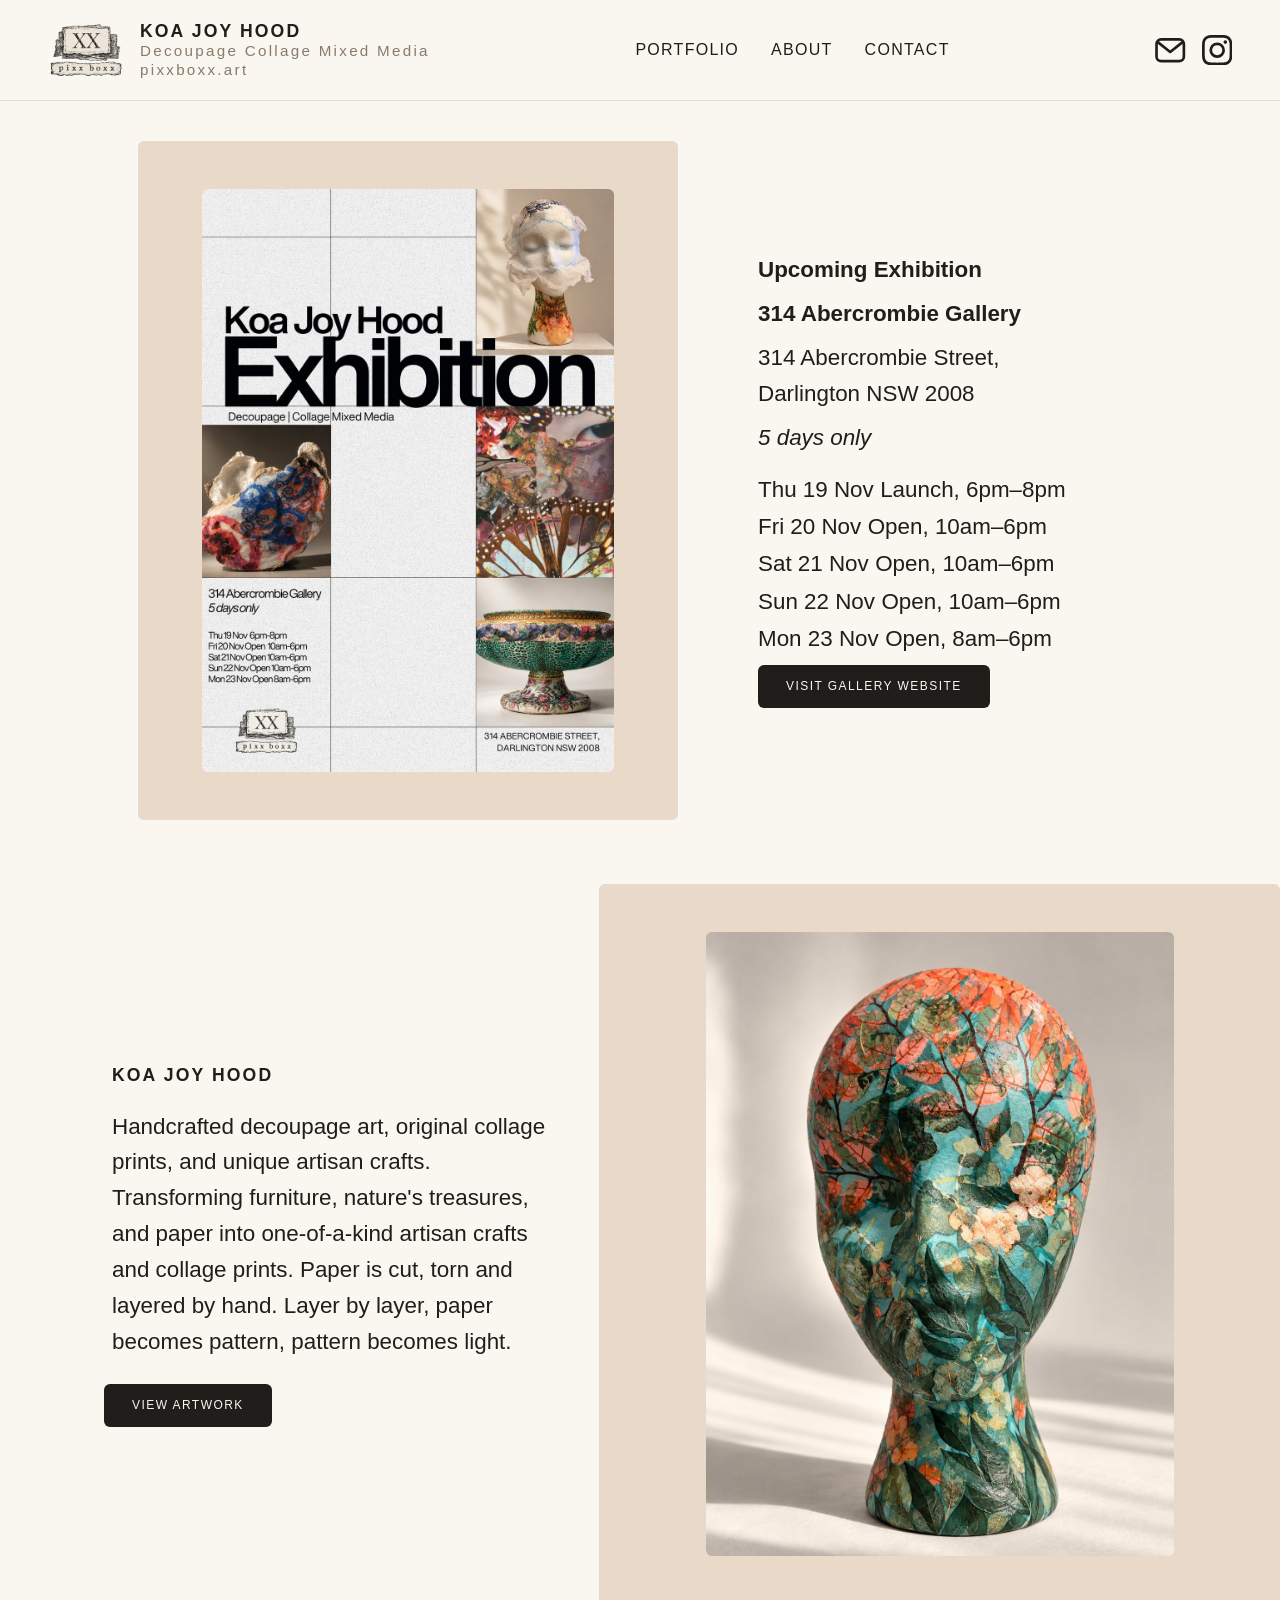
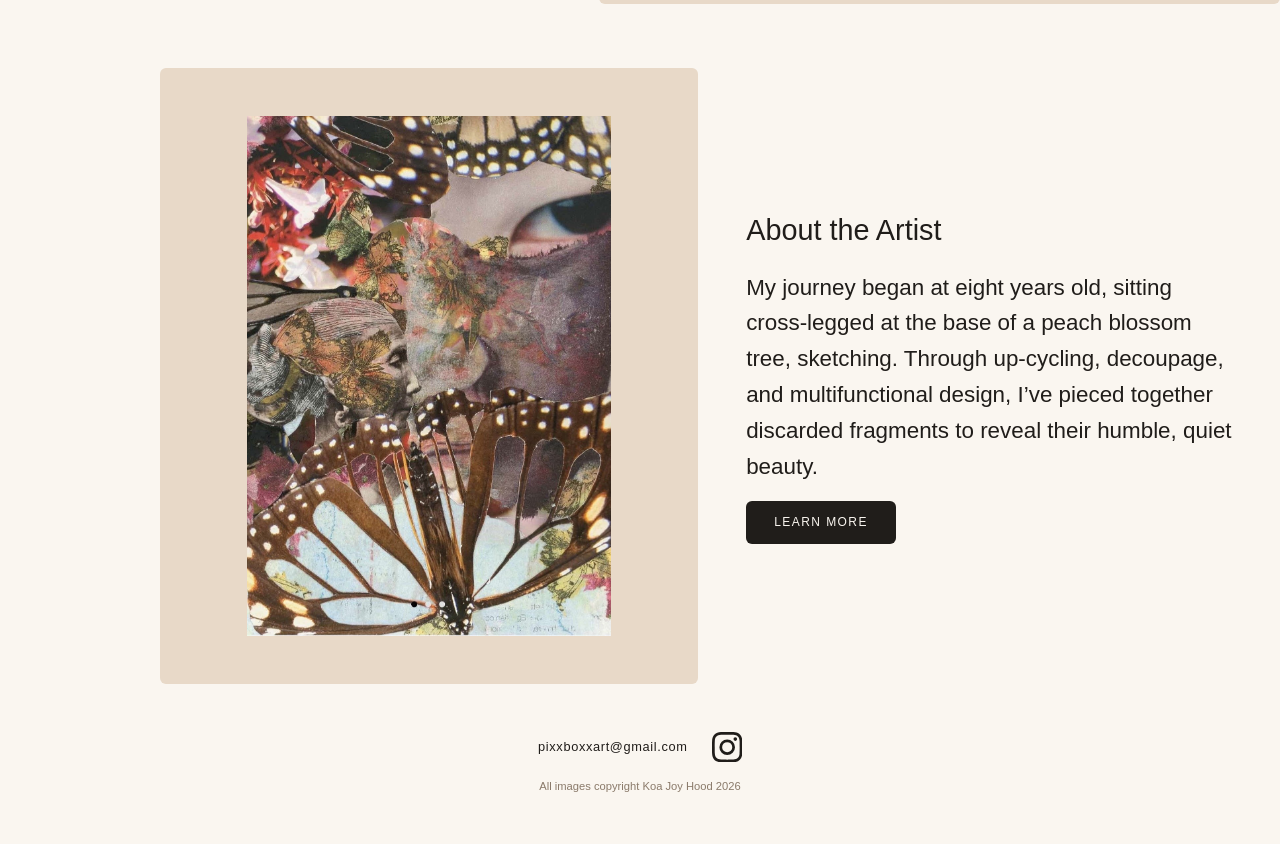
<file: index.html>
<!DOCTYPE html>
<html lang="en">
<head>
  <meta charset="UTF-8">
  <meta name="viewport" content="width=device-width, initial-scale=1.0">
  <title>Koa Joy Hood | Decoupage Artist</title>
  <meta name="description" content="Koa Joy Hood, decoupage artist. Handcrafted decoupage art, original collage prints and unique artisan crafts, transforming furniture, nature's treasures and paper into one-of-a-kind pieces.">
  <meta property="og:type" content="website">
  <meta property="og:title" content="Koa Joy Hood | Decoupage Artist">
  <meta property="og:description" content="Koa Joy Hood, decoupage artist. Handcrafted decoupage art, original collage prints and unique artisan crafts, transforming furniture, nature's treasures and paper into one-of-a-kind pieces.">
  <meta property="og:url" content="https://pixxboxx.art/">
  <meta property="og:image" content="https://pixxboxx.art/images/the-world-is-your-oyster.jpg">
  <link rel="canonical" href="https://pixxboxx.art/">
  <link rel="stylesheet" href="css/style.css">
  <link rel="stylesheet" href="css/style-rounded.css">
</head>
<body>

  <header class="site-header">
    <a class="logo" href="index.html">
      <img class="logo-icon" src="images/pixxboxx-logo.jpg" alt="pixx boxx logo stamp">
      <span class="logo-text">
        <span class="logo-name">Koa Joy Hood</span>
        <span class="logo-tagline">Decoupage Collage Mixed Media</span>
        <span class="logo-tagline">pixxboxx.art</span>
      </span>
    </a>

    <nav class="main-nav">
      <a href="portfolio.html">Portfolio</a>
      <a href="about.html">About</a>
      <a href="contact.html">Contact</a>
    </nav>

    <div class="header-social">
      <a href="mailto:pixxboxxart@gmail.com" aria-label="Email"><svg viewBox="0 0 24 24" fill="none" stroke="currentColor" stroke-width="2.1" stroke-linejoin="round" stroke-linecap="round" aria-hidden="true"><rect x="1.2" y="3.4" width="21.6" height="17.2" rx="3.6"/><path d="M2.2 5.6 12 13.4l9.8-7.8"/></svg></a>
      <a href="https://www.instagram.com/pixxboxx.art" target="_blank" rel="noopener" aria-label="Instagram @pixxboxx.art"><svg viewBox="0 0 24 24" fill="currentColor" aria-hidden="true"><path d="M12 2.163c3.204 0 3.584.012 4.85.07 3.252.148 4.771 1.691 4.919 4.919.058 1.265.069 1.645.069 4.849 0 3.205-.012 3.584-.069 4.849-.149 3.225-1.664 4.771-4.919 4.919-1.266.058-1.644.07-4.85.07-3.204 0-3.584-.012-4.849-.07-3.26-.149-4.771-1.699-4.919-4.92-.058-1.265-.07-1.644-.07-4.849 0-3.204.013-3.583.07-4.849.149-3.227 1.664-4.771 4.919-4.919 1.266-.057 1.645-.069 4.849-.069zm0-2.163c-3.259 0-3.667.014-4.947.072-4.358.2-6.78 2.618-6.98 6.98-.059 1.281-.073 1.689-.073 4.948 0 3.259.014 3.668.072 4.948.2 4.358 2.618 6.78 6.98 6.98 1.281.058 1.689.072 4.948.072 3.259 0 3.668-.014 4.948-.072 4.354-.2 6.782-2.618 6.979-6.98.059-1.28.073-1.689.073-4.948 0-3.259-.014-3.667-.072-4.947-.196-4.354-2.617-6.78-6.979-6.98-1.281-.059-1.69-.073-4.949-.073zm0 5.838a6.162 6.162 0 1 0 0 12.324 6.162 6.162 0 0 0 0-12.324zm0 10.162a4 4 0 1 1 0-8 4 4 0 0 1 0 8zm6.406-11.845a1.44 1.44 0 1 0 0 2.88 1.44 1.44 0 0 0 0-2.88z"/></svg></a>
    </div>

    <button class="menu-toggle" aria-label="Open menu">☰</button>
  </header>

  <main>

    <!-- Upcoming Exhibition -->
    <section class="show-strip with-poster">
      <div class="show-poster">
        <img src="images/exhibition-poster.jpg" alt="Poster for Koa Joy Hood's exhibition at 314 Abercrombie Gallery, 19 to 23 November">
      </div>
      <div class="show-block">
        <h2>Upcoming Exhibition</h2>
        <p class="show-gallery">314 Abercrombie Gallery</p>
        <p class="show-address">314 Abercrombie Street, Darlington NSW 2008</p>
        <p class="show-note">5 days only</p>
        <ul class="show-schedule">
          <li><span>Thu 19 Nov</span>Launch, 6pm–8pm</li>
          <li><span>Fri 20 Nov</span>Open, 10am–6pm</li>
          <li><span>Sat 21 Nov</span>Open, 10am–6pm</li>
          <li><span>Sun 22 Nov</span>Open, 10am–6pm</li>
          <li><span>Mon 23 Nov</span>Open, 8am–6pm</li>
        </ul>
        <a class="btn" href="https://314abercrombie.gallery/" target="_blank" rel="noopener">Visit Gallery Website</a>
      </div>
    </section>

    <!-- Hero -->
    <section class="hero">
      <div class="hero-image-wrap">
        <img class="hero-image" src="images/making-headway-instinct.jpg" alt="Making Headway; Instinct, a decoupage head by Koa Joy Hood">
      </div>
      <div class="hero-copy copy-stack">
        <h1 class="hero-title">Koa Joy Hood</h1>
        <p class="hero-tagline">Handcrafted decoupage art, original collage prints, and unique artisan crafts. Transforming furniture, nature's treasures, and paper into one-of-a-kind artisan crafts and collage prints. Paper is cut, torn and layered by hand. Layer by layer, paper becomes pattern, pattern becomes light.</p>
        <a class="btn" href="portfolio.html">View Artwork</a>
      </div>
    </section>

    <!-- About the Artist -->
    <section class="about-strip">
      <div class="about-image">
        <img src="images/aging-gracefully.jpg" alt="Aging gracefully, a collage by Koa Joy Hood">
      </div>
      <div class="about-copy copy-stack">
        <h2>About the Artist</h2>
        <p>My journey began at eight years old, sitting cross-legged at the base of a peach blossom tree, sketching. Through up-cycling, decoupage, and multifunctional design, I’ve pieced together discarded fragments to reveal their humble, quiet beauty.</p>
        <a class="btn" href="about.html">learn more</a>
      </div>
    </section>

  </main>

  <footer class="site-footer">
    <nav class="footer-social">
      <a href="mailto:pixxboxxart@gmail.com">pixxboxxart@gmail.com</a>
      <a href="https://www.instagram.com/pixxboxx.art" target="_blank" rel="noopener" aria-label="Instagram @pixxboxx.art"><svg viewBox="0 0 24 24" fill="currentColor" aria-hidden="true"><path d="M12 2.163c3.204 0 3.584.012 4.85.07 3.252.148 4.771 1.691 4.919 4.919.058 1.265.069 1.645.069 4.849 0 3.205-.012 3.584-.069 4.849-.149 3.225-1.664 4.771-4.919 4.919-1.266.058-1.644.07-4.85.07-3.204 0-3.584-.012-4.849-.07-3.26-.149-4.771-1.699-4.919-4.92-.058-1.265-.07-1.644-.07-4.849 0-3.204.013-3.583.07-4.849.149-3.227 1.664-4.771 4.919-4.919 1.266-.057 1.645-.069 4.849-.069zm0-2.163c-3.259 0-3.667.014-4.947.072-4.358.2-6.78 2.618-6.98 6.98-.059 1.281-.073 1.689-.073 4.948 0 3.259.014 3.668.072 4.948.2 4.358 2.618 6.78 6.98 6.98 1.281.058 1.689.072 4.948.072 3.259 0 3.668-.014 4.948-.072 4.354-.2 6.782-2.618 6.979-6.98.059-1.28.073-1.689.073-4.948 0-3.259-.014-3.667-.072-4.947-.196-4.354-2.617-6.78-6.979-6.98-1.281-.059-1.69-.073-4.949-.073zm0 5.838a6.162 6.162 0 1 0 0 12.324 6.162 6.162 0 0 0 0-12.324zm0 10.162a4 4 0 1 1 0-8 4 4 0 0 1 0 8zm6.406-11.845a1.44 1.44 0 1 0 0 2.88 1.44 1.44 0 0 0 0-2.88z"/></svg></a>
    </nav>

    <p class="copyright">All images copyright Koa Joy Hood 2026</p>
  </footer>

  <script src="js/main.js"></script>
</body>
</html>
</file>
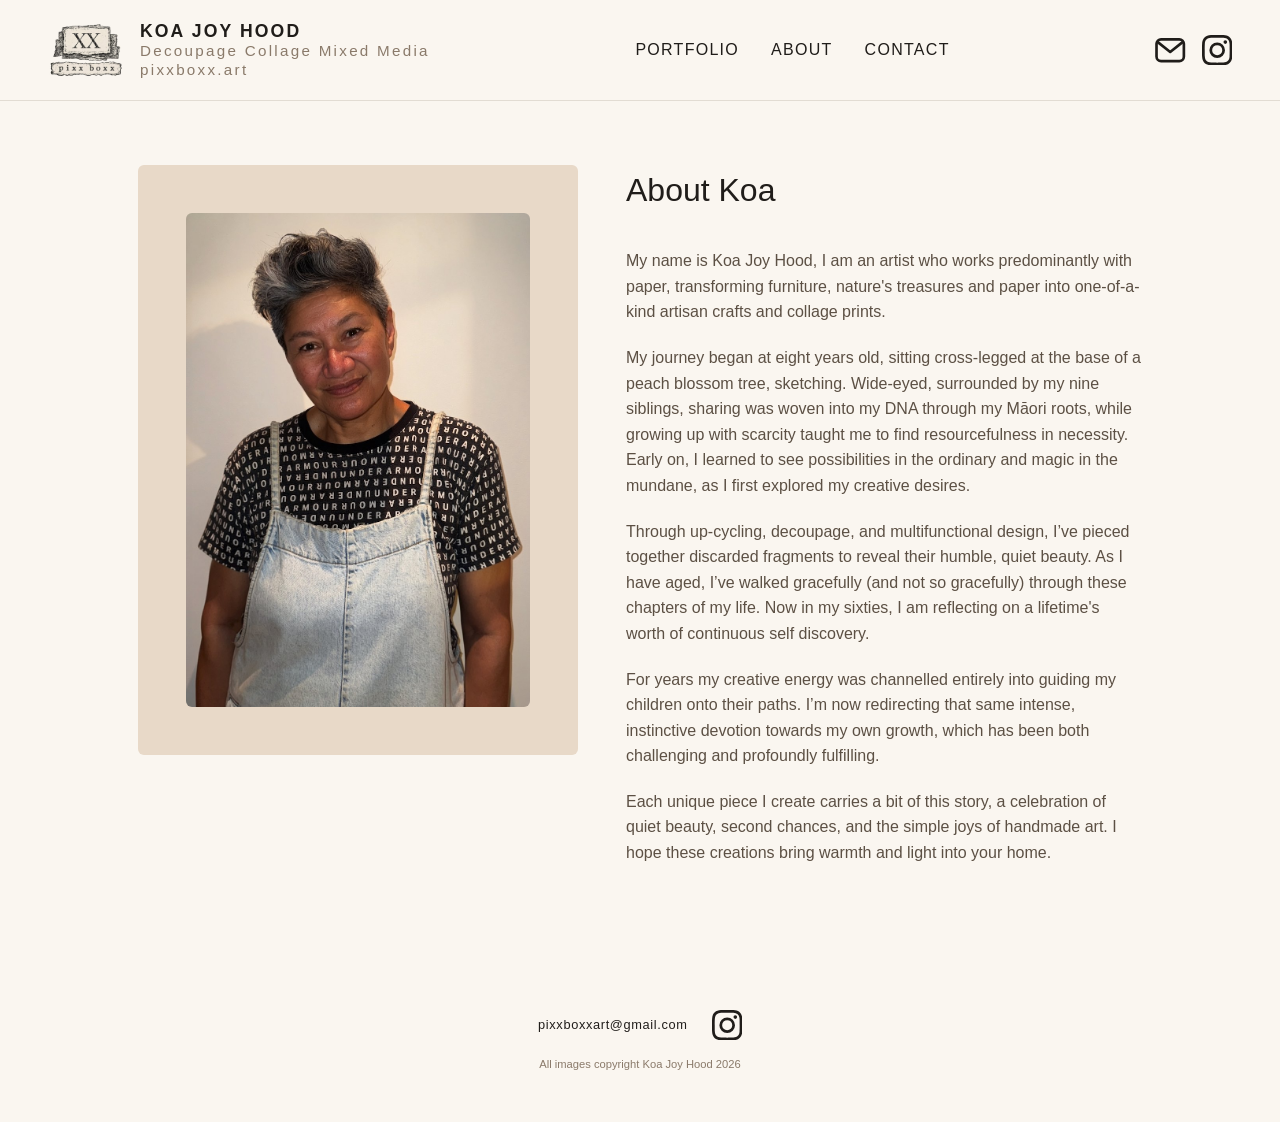
<file: about.html>
<!DOCTYPE html>
<html lang="en">
<head>
  <meta charset="UTF-8">
  <meta name="viewport" content="width=device-width, initial-scale=1.0">
  <title>About | Koa Joy Hood, Decoupage Artist</title>
  <meta name="description" content="Koa Joy Hood, decoupage artist. Handcrafted decoupage art, original collage prints and unique artisan crafts, transforming furniture, nature's treasures and paper into one-of-a-kind pieces.">
  <meta property="og:type" content="website">
  <meta property="og:title" content="About | Koa Joy Hood, Decoupage Artist">
  <meta property="og:description" content="Koa Joy Hood, decoupage artist. Handcrafted decoupage art, original collage prints and unique artisan crafts, transforming furniture, nature's treasures and paper into one-of-a-kind pieces.">
  <meta property="og:url" content="https://pixxboxx.art/about.html">
  <meta property="og:image" content="https://pixxboxx.art/images/the-world-is-your-oyster.jpg">
  <link rel="canonical" href="https://pixxboxx.art/about.html">
  <link rel="stylesheet" href="css/style.css">
  <link rel="stylesheet" href="css/style-rounded.css">
</head>
<body>

  <header class="site-header">
    <a class="logo" href="index.html">
      <img class="logo-icon" src="images/pixxboxx-logo.jpg" alt="pixx boxx logo stamp">
      <span class="logo-text">
        <span class="logo-name">Koa Joy Hood</span>
        <span class="logo-tagline">Decoupage Collage Mixed Media</span>
        <span class="logo-tagline">pixxboxx.art</span>
      </span>
    </a>

    <nav class="main-nav">
      <a href="portfolio.html">Portfolio</a>
      <a href="about.html">About</a>
      <a href="contact.html">Contact</a>
    </nav>

    <div class="header-social">
      <a href="mailto:pixxboxxart@gmail.com" aria-label="Email"><svg viewBox="0 0 24 24" fill="none" stroke="currentColor" stroke-width="2.1" stroke-linejoin="round" stroke-linecap="round" aria-hidden="true"><rect x="1.2" y="3.4" width="21.6" height="17.2" rx="3.6"/><path d="M2.2 5.6 12 13.4l9.8-7.8"/></svg></a>
      <a href="https://www.instagram.com/pixxboxx.art" target="_blank" rel="noopener" aria-label="Instagram @pixxboxx.art"><svg viewBox="0 0 24 24" fill="currentColor" aria-hidden="true"><path d="M12 2.163c3.204 0 3.584.012 4.85.07 3.252.148 4.771 1.691 4.919 4.919.058 1.265.069 1.645.069 4.849 0 3.205-.012 3.584-.069 4.849-.149 3.225-1.664 4.771-4.919 4.919-1.266.058-1.644.07-4.85.07-3.204 0-3.584-.012-4.849-.07-3.26-.149-4.771-1.699-4.919-4.92-.058-1.265-.07-1.644-.07-4.849 0-3.204.013-3.583.07-4.849.149-3.227 1.664-4.771 4.919-4.919 1.266-.057 1.645-.069 4.849-.069zm0-2.163c-3.259 0-3.667.014-4.947.072-4.358.2-6.78 2.618-6.98 6.98-.059 1.281-.073 1.689-.073 4.948 0 3.259.014 3.668.072 4.948.2 4.358 2.618 6.78 6.98 6.98 1.281.058 1.689.072 4.948.072 3.259 0 3.668-.014 4.948-.072 4.354-.2 6.782-2.618 6.979-6.98.059-1.28.073-1.689.073-4.948 0-3.259-.014-3.667-.072-4.947-.196-4.354-2.617-6.78-6.979-6.98-1.281-.059-1.69-.073-4.949-.073zm0 5.838a6.162 6.162 0 1 0 0 12.324 6.162 6.162 0 0 0 0-12.324zm0 10.162a4 4 0 1 1 0-8 4 4 0 0 1 0 8zm6.406-11.845a1.44 1.44 0 1 0 0 2.88 1.44 1.44 0 0 0 0-2.88z"/></svg></a>
    </div>

    <button class="menu-toggle" aria-label="Open menu">☰</button>
  </header>

  <main>
    <section class="about-page with-portrait">
      <div class="about-portrait">
        <img src="images/koa-portrait.jpg" alt="Koa Joy Hood">
      </div>
      <div class="about-text">
      <h1>About Koa</h1>

      <p>My name is Koa Joy Hood, I am an artist who works predominantly with paper, transforming furniture, nature's treasures and paper into one-of-a-kind artisan crafts and collage prints.</p>

      <p>My journey began at eight years old, sitting cross-legged at the base of a peach blossom tree, sketching. Wide-eyed, surrounded by my nine siblings, sharing was woven into my DNA through my Māori roots, while growing up with scarcity taught me to find resourcefulness in necessity. Early on, I learned to see possibilities in the ordinary and magic in the mundane, as I first explored my creative desires.</p>

      <p>Through up-cycling, decoupage, and multifunctional design, I’ve pieced together discarded fragments to reveal their humble, quiet beauty. As I have aged, I’ve walked gracefully (and not so gracefully) through these chapters of my life. Now in my sixties, I am reflecting on a lifetime's worth of continuous self discovery.</p>

      <p>For years my creative energy was channelled entirely into guiding my children onto their paths. I’m now redirecting that same intense, instinctive devotion towards my own growth, which has been both challenging and profoundly fulfilling.</p>

      <p>Each unique piece I create carries a bit of this story, a celebration of quiet beauty, second chances, and the simple joys of handmade art. I hope these creations bring warmth and light into your home.</p>
      </div>
    </section>
  </main>

  <footer class="site-footer">
    <nav class="footer-social">
      <a href="mailto:pixxboxxart@gmail.com">pixxboxxart@gmail.com</a>
      <a href="https://www.instagram.com/pixxboxx.art" target="_blank" rel="noopener" aria-label="Instagram @pixxboxx.art"><svg viewBox="0 0 24 24" fill="currentColor" aria-hidden="true"><path d="M12 2.163c3.204 0 3.584.012 4.85.07 3.252.148 4.771 1.691 4.919 4.919.058 1.265.069 1.645.069 4.849 0 3.205-.012 3.584-.069 4.849-.149 3.225-1.664 4.771-4.919 4.919-1.266.058-1.644.07-4.85.07-3.204 0-3.584-.012-4.849-.07-3.26-.149-4.771-1.699-4.919-4.92-.058-1.265-.07-1.644-.07-4.849 0-3.204.013-3.583.07-4.849.149-3.227 1.664-4.771 4.919-4.919 1.266-.057 1.645-.069 4.849-.069zm0-2.163c-3.259 0-3.667.014-4.947.072-4.358.2-6.78 2.618-6.98 6.98-.059 1.281-.073 1.689-.073 4.948 0 3.259.014 3.668.072 4.948.2 4.358 2.618 6.78 6.98 6.98 1.281.058 1.689.072 4.948.072 3.259 0 3.668-.014 4.948-.072 4.354-.2 6.782-2.618 6.979-6.98.059-1.28.073-1.689.073-4.948 0-3.259-.014-3.667-.072-4.947-.196-4.354-2.617-6.78-6.979-6.98-1.281-.059-1.69-.073-4.949-.073zm0 5.838a6.162 6.162 0 1 0 0 12.324 6.162 6.162 0 0 0 0-12.324zm0 10.162a4 4 0 1 1 0-8 4 4 0 0 1 0 8zm6.406-11.845a1.44 1.44 0 1 0 0 2.88 1.44 1.44 0 0 0 0-2.88z"/></svg></a>
    </nav>

    <p class="copyright">All images copyright Koa Joy Hood 2026</p>
  </footer>

  <script src="js/main.js"></script>
</body>
</html>
</file>
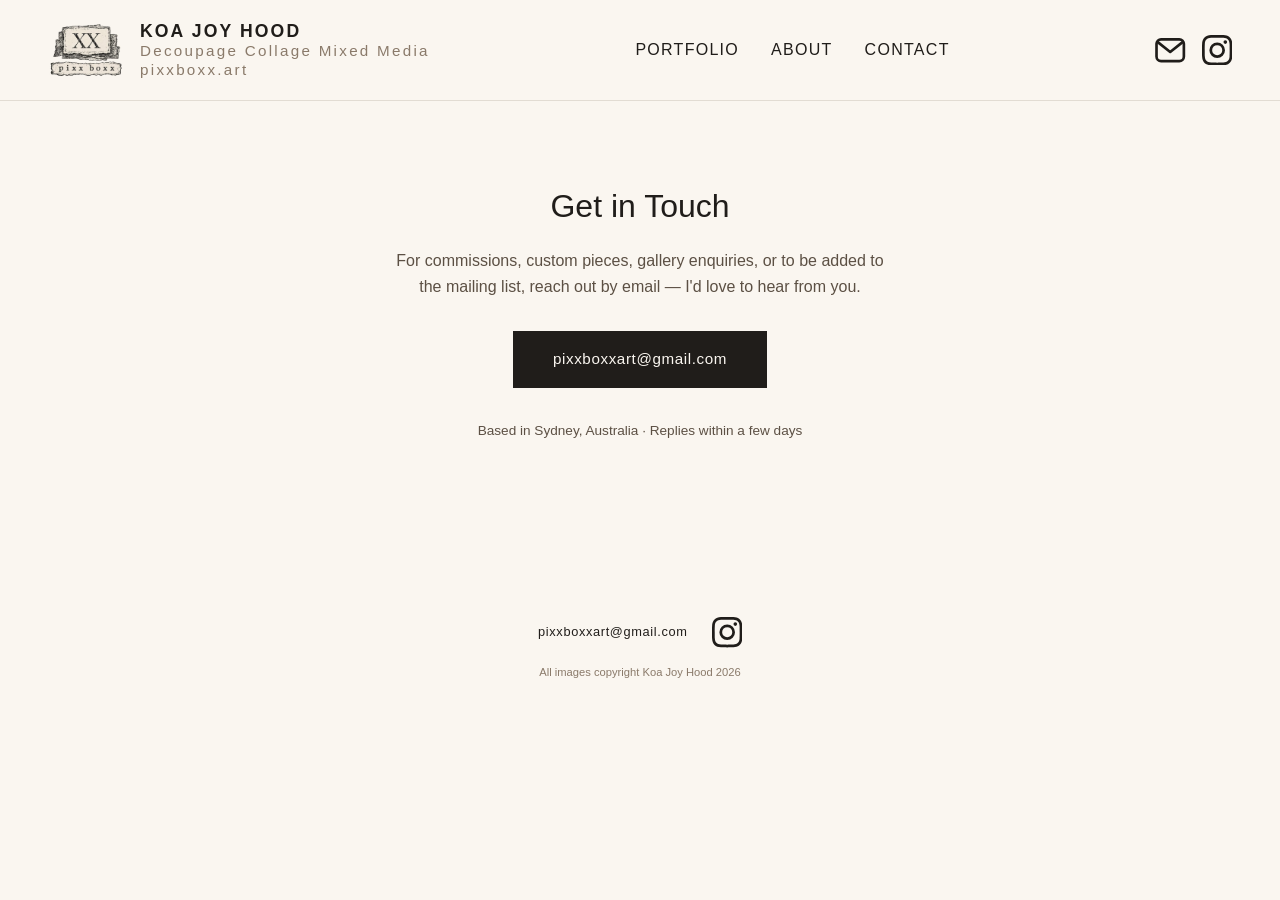
<file: contact.html>
<!DOCTYPE html>
<html lang="en">
<head>
  <meta charset="UTF-8">
  <meta name="viewport" content="width=device-width, initial-scale=1.0">
  <title>Contact | Koa Joy Hood, Decoupage Artist</title>
  <meta name="description" content="Koa Joy Hood, decoupage artist. Handcrafted decoupage art, original collage prints and unique artisan crafts, transforming furniture, nature's treasures and paper into one-of-a-kind pieces.">
  <meta property="og:type" content="website">
  <meta property="og:title" content="Contact | Koa Joy Hood, Decoupage Artist">
  <meta property="og:description" content="Koa Joy Hood, decoupage artist. Handcrafted decoupage art, original collage prints and unique artisan crafts, transforming furniture, nature's treasures and paper into one-of-a-kind pieces.">
  <meta property="og:url" content="https://pixxboxx.art/contact.html">
  <meta property="og:image" content="https://pixxboxx.art/images/the-world-is-your-oyster.jpg">
  <link rel="canonical" href="https://pixxboxx.art/contact.html">
  <link rel="stylesheet" href="css/style.css">
</head>
<body>

  <header class="site-header">
    <a class="logo" href="index.html">
      <img class="logo-icon" src="images/pixxboxx-logo.jpg" alt="pixx boxx logo stamp">
      <span class="logo-text">
        <span class="logo-name">Koa Joy Hood</span>
        <span class="logo-tagline">Decoupage Collage Mixed Media</span>
        <span class="logo-tagline">pixxboxx.art</span>
      </span>
    </a>

    <nav class="main-nav">
      <a href="portfolio.html">Portfolio</a>
      <a href="about.html">About</a>
      <a href="contact.html">Contact</a>
    </nav>

    <div class="header-social">
      <a href="mailto:pixxboxxart@gmail.com" aria-label="Email"><svg viewBox="0 0 24 24" fill="none" stroke="currentColor" stroke-width="2.1" stroke-linejoin="round" stroke-linecap="round" aria-hidden="true"><rect x="1.2" y="3.4" width="21.6" height="17.2" rx="3.6"/><path d="M2.2 5.6 12 13.4l9.8-7.8"/></svg></a>
      <a href="https://www.instagram.com/pixxboxx.art" target="_blank" rel="noopener" aria-label="Instagram @pixxboxx.art"><svg viewBox="0 0 24 24" fill="currentColor" aria-hidden="true"><path d="M12 2.163c3.204 0 3.584.012 4.85.07 3.252.148 4.771 1.691 4.919 4.919.058 1.265.069 1.645.069 4.849 0 3.205-.012 3.584-.069 4.849-.149 3.225-1.664 4.771-4.919 4.919-1.266.058-1.644.07-4.85.07-3.204 0-3.584-.012-4.849-.07-3.26-.149-4.771-1.699-4.919-4.92-.058-1.265-.07-1.644-.07-4.849 0-3.204.013-3.583.07-4.849.149-3.227 1.664-4.771 4.919-4.919 1.266-.057 1.645-.069 4.849-.069zm0-2.163c-3.259 0-3.667.014-4.947.072-4.358.2-6.78 2.618-6.98 6.98-.059 1.281-.073 1.689-.073 4.948 0 3.259.014 3.668.072 4.948.2 4.358 2.618 6.78 6.98 6.98 1.281.058 1.689.072 4.948.072 3.259 0 3.668-.014 4.948-.072 4.354-.2 6.782-2.618 6.979-6.98.059-1.28.073-1.689.073-4.948 0-3.259-.014-3.667-.072-4.947-.196-4.354-2.617-6.78-6.979-6.98-1.281-.059-1.69-.073-4.949-.073zm0 5.838a6.162 6.162 0 1 0 0 12.324 6.162 6.162 0 0 0 0-12.324zm0 10.162a4 4 0 1 1 0-8 4 4 0 0 1 0 8zm6.406-11.845a1.44 1.44 0 1 0 0 2.88 1.44 1.44 0 0 0 0-2.88z"/></svg></a>
    </div>

    <button class="menu-toggle" aria-label="Open menu">☰</button>
  </header>

  <main>
    <section class="contact-page">
      <h1>Get in Touch</h1>
      <p>For commissions, custom pieces, gallery enquiries, or to be added to the mailing list, reach out by email — I'd love to hear from you.</p>
      <a class="contact-email" href="mailto:pixxboxxart@gmail.com">pixxboxxart@gmail.com</a>
      <p class="contact-note">Based in Sydney, Australia · Replies within a few days</p>
    </section>
  </main>

  <footer class="site-footer">
    <nav class="footer-social">
      <a href="mailto:pixxboxxart@gmail.com">pixxboxxart@gmail.com</a>
      <a href="https://www.instagram.com/pixxboxx.art" target="_blank" rel="noopener" aria-label="Instagram @pixxboxx.art"><svg viewBox="0 0 24 24" fill="currentColor" aria-hidden="true"><path d="M12 2.163c3.204 0 3.584.012 4.85.07 3.252.148 4.771 1.691 4.919 4.919.058 1.265.069 1.645.069 4.849 0 3.205-.012 3.584-.069 4.849-.149 3.225-1.664 4.771-4.919 4.919-1.266.058-1.644.07-4.85.07-3.204 0-3.584-.012-4.849-.07-3.26-.149-4.771-1.699-4.919-4.92-.058-1.265-.07-1.644-.07-4.849 0-3.204.013-3.583.07-4.849.149-3.227 1.664-4.771 4.919-4.919 1.266-.057 1.645-.069 4.849-.069zm0-2.163c-3.259 0-3.667.014-4.947.072-4.358.2-6.78 2.618-6.98 6.98-.059 1.281-.073 1.689-.073 4.948 0 3.259.014 3.668.072 4.948.2 4.358 2.618 6.78 6.98 6.98 1.281.058 1.689.072 4.948.072 3.259 0 3.668-.014 4.948-.072 4.354-.2 6.782-2.618 6.979-6.98.059-1.28.073-1.689.073-4.948 0-3.259-.014-3.667-.072-4.947-.196-4.354-2.617-6.78-6.979-6.98-1.281-.059-1.69-.073-4.949-.073zm0 5.838a6.162 6.162 0 1 0 0 12.324 6.162 6.162 0 0 0 0-12.324zm0 10.162a4 4 0 1 1 0-8 4 4 0 0 1 0 8zm6.406-11.845a1.44 1.44 0 1 0 0 2.88 1.44 1.44 0 0 0 0-2.88z"/></svg></a>
    </nav>

    <p class="copyright">All images copyright Koa Joy Hood 2026</p>
  </footer>

  <script src="js/main.js"></script>
</body>
</html>
</file>
<file: css/style.css>
:root {
  --ink: #201d1a;
  --cream: #faf6f0;
  --clay: #b5673d;
  --clay-light: #e8d9c8;
  --line: #e2dcd3;
  --colr1: rgb(40, 64, 106);
}

* {
  margin: 0;
  padding: 0;
  box-sizing: border-box;
}

body {
  font-family: -apple-system, BlinkMacSystemFont, "Helvetica Neue", Arial, sans-serif;
  color: var(--ink);
  background: var(--cream);
  line-height: 1.6;
}

a {
  color: inherit;
  text-decoration: none;
}

img {
  max-width: 100%;
  display: block;
}

/* Placeholder image blocks — swap these sections for real <img> tags */
.placeholder-image {
  background: linear-gradient(135deg, var(--clay-light), var(--line));
  display: flex;
  align-items: center;
  justify-content: center;
  position: relative;
  min-height: 200px;
}

.placeholder-image::after {
  content: attr(data-placeholder);
  font-size: 0.75rem;
  letter-spacing: 0.05em;
  color: #8a7a6a;
  text-align: center;
  padding: 1rem;
  border: 1px dashed #b5a892;
}

/* Header */
.site-header {
  position: sticky;
  top: 0;
  z-index: 10;
  display: flex;
  align-items: center;
  justify-content: space-between;
  padding: 0.75rem 3rem;
  background: var(--cream);
  border-bottom: 1px solid var(--line);
  flex-wrap: wrap;
}

/* v2: logo stamp on the left, name and taglines left-aligned beside it */
.logo {
  display: flex;
  flex-direction: row;
  align-items: center;
  gap: 1rem;
  line-height: 1.2;
}

.logo-text {
  display: flex;
  flex-direction: column;
}

.logo-name {
  font-size: 1.1rem;
  font-weight: 600;
  letter-spacing: 0.12em;
  text-transform: uppercase;
}

.logo-tagline {
  font-size: 0.95rem;
  letter-spacing: 0.15em;
  color: #8a7a6a;
}

.logo-icon {
  width: 76px;
  height: 76px;
  object-fit: contain;
  mix-blend-mode: multiply;
  flex-shrink: 0;
}

.main-nav {
  display: flex;
  gap: 2rem;
}

.main-nav a {
  font-size: 1rem;
  letter-spacing: 0.08em;
  text-transform: uppercase;
}

.main-nav a:hover {
  color: var(--clay);
}

.header-social {
  display: flex;
  align-items: center;
  gap: 1rem;
  font-size: 1.6rem;
}

.header-social svg {
  width: 1.9rem;
  height: 1.9rem;
  display: block;
}

.menu-toggle {
  display: none;
  background: none;
  border: none;
  font-size: 1.3rem;
  cursor: pointer;
}

/* Show strip */
.show-strip {
  display: grid;
  grid-template-columns: 1.2fr 1fr;
  min-height: 480px;
  margin-top: 1.5rem;
}

.show-icon-box {
  position: relative;
  min-height: 320px;
  max-width: 700px;
  margin-left: 10rem;
  background: var(--clay-light);
  display: flex;
  align-items: center;
  justify-content: center;
}

.show-icon-r1 {
  position: absolute;
  top: 50%;
  left: 50%;
  transform: translate(-50%, -50%);
  width: 340px;
  height: 340px;
  background: linear-gradient(to right, rgb(35, 55, 96), rgb(53, 78, 122));
  opacity: 0.89;
  z-index: 0;
}

.r1-opacity-control {
  position: absolute;
  z-index: 2;
  left: 50%;
  bottom: 0.75rem;
  transform: translateX(-50%);
  display: flex;
  align-items: center;
  gap: 0.5rem;
  padding: 0.35rem 0.75rem;
  background: rgba(255, 255, 255, 0.75);
  border-radius: 6px;
  font-size: 0.75rem;
  color: var(--ink);
}

.r1-opacity-control[hidden] {
  display: none;
}

#r1-opacity-value {
  min-width: 2.2em;
  text-align: right;
  font-variant-numeric: tabular-nums;
}

.show-icon {
  position: relative;
  z-index: 1;
  width: 340px;
  height: auto;
}

/* Temporary: while .show-icon-box is commented out in index.html, collapse
   the show-strip to a single centered column. Remove this rule (and the
   "no-icon" class on the section) when the icon box is restored. */
.show-strip.no-icon {
  grid-template-columns: 1fr;
  justify-items: center;
}

.show-strip.no-icon .show-block {
  align-items: center;
  text-align: center;
  max-width: 640px;
}

/* Hero */
.hero {
  display: grid;
  grid-template-columns: 1fr 1.2fr;
  align-items: center;
  gap: 2rem;
  margin-top: 4rem;
}

.hero-image-wrap {
  grid-column: 2;
  grid-row: 1;
  min-width: 0;
  height: 80vh;
  min-height: 420px;
  max-width: 700px;
  padding: 3rem 4rem;
  box-sizing: border-box;
  background: var(--clay-light);
  display: flex;
  align-items: center;
  justify-content: center;
}

.hero-image {
  max-width: 100%;
  max-height: 100%;
  width: auto;
  height: auto;
  object-fit: contain;
}

.copy-stack {
  display: flex;
  flex-direction: column;
  align-items: flex-start;
}

.hero-copy {
  grid-column: 1;
  grid-row: 1;
  min-width: 0;
  padding-left: 6.5rem;
  color: var(--ink);
}

.hero-tagline {
  font-size: 1.4rem;
  font-weight: 300;
  margin-bottom: 1.25rem;
  background: var(--cream);
  padding: 0.25rem 0.5rem;
  display: inline;
  box-decoration-break: clone;
  -webkit-box-decoration-break: clone;
}

.btn {
  display: inline-block;
  padding: 0.75rem 1.75rem;
  background: var(--ink);
  color: var(--cream);
  font-size: 0.75rem;
  letter-spacing: 0.12em;
  text-transform: uppercase;
}

.btn:hover {
  background: var(--clay);
}

/* About strip */
.about-strip {
  display: grid;
  grid-template-columns: 1.2fr 1fr;
  min-height: 480px;
  margin-top: 4rem;
}

.about-image {
  min-width: 0;
  min-height: 320px;
  max-width: 700px;
  margin-left: 10rem;
  background: var(--clay-light);
}

.about-copy {
  min-width: 0;
  justify-content: center;
  gap: 1rem;
  padding: 3rem;
}

.about-copy h2 {
  font-size: 1.8rem;
  font-weight: 400;
}

.about-copy p {
  font-size: 1.4rem;
  font-weight: 300;
}

.text-link {
  text-decoration: underline;
  font-size: 0.85rem;
  letter-spacing: 0.05em;
}

.show-block {
  display: flex;
  flex-direction: column;
  justify-content: center;
  gap: 0.5rem;
  text-align: left;
  padding: 3rem;
}

.show-block h2 {
  font-size: 1.4rem;
  font-weight: 700;
}

.show-gallery {
  font-size: 1.4rem;
  font-weight: 700;
}

.show-address {
  font-size: 1rem;
  font-weight: 300;
}

.show-schedule {
  list-style: none;
  display: flex;
  flex-direction: column;
  gap: 0.15rem;
  margin: 0.5rem 0 0;
  font-size: 1rem;
  font-weight: 300;
}

.show-schedule li span {
  font-weight: 300;
  margin-right: 0.4rem;
}

.show-block .btn {
  display: block;
  width: fit-content;
}

/* Quote block */
.quote-block {
  display: grid;
  grid-template-columns: 1fr 1.4fr;
  align-items: center;
  gap: 2rem;
  padding: 4rem 3rem;
  max-width: 1100px;
  margin: 0 auto;
}

.quote-image {
  min-width: 0;
  min-height: 260px;
  max-width: 700px;
  padding: 3rem 4rem;
  box-sizing: border-box;
  background: var(--clay-light);
  display: flex;
  align-items: center;
  justify-content: center;
}

.quote-image img {
  display: block;
  max-width: 100%;
  max-height: 100%;
  width: auto;
  height: auto;
  object-fit: contain;
}

.quote-copy {
  min-width: 0;
}

.quote-text {
  font-size: 1.3rem;
  font-weight: 300;
  font-style: italic;
  margin-bottom: 1rem;
}

.quote-attribution {
  font-size: 0.8rem;
  letter-spacing: 0.08em;
  text-transform: uppercase;
  color: #8a7a6a;
}

/* Newsletter */
.newsletter {
  text-align: center;
  padding: 4rem 2rem;
  background: var(--clay-light);
}

.newsletter h2 {
  font-size: 1.6rem;
  font-weight: 400;
  margin-bottom: 0.75rem;
}

.newsletter p {
  max-width: 480px;
  margin: 0 auto 2rem;
  color: #5c5044;
}

.newsletter-form {
  display: flex;
  flex-wrap: wrap;
  justify-content: center;
  gap: 0.75rem;
  max-width: 640px;
  margin: 0 auto;
}

.newsletter-form input {
  flex: 1 1 160px;
  padding: 0.75rem 1rem;
  border: 1px solid var(--line);
  background: var(--cream);
  font-size: 0.85rem;
}

.newsletter-form button {
  flex: 1 1 100%;
  padding: 0.85rem 1.75rem;
  background: var(--ink);
  color: var(--cream);
  border: none;
  font-size: 0.75rem;
  letter-spacing: 0.12em;
  text-transform: uppercase;
  cursor: pointer;
}

.newsletter-form button:hover {
  background: var(--clay);
}

/* Footer */
.site-footer {
  padding: 3rem;
  text-align: center;
}

.site-footer h3 {
  font-size: 1rem;
  font-weight: 500;
  letter-spacing: 0.08em;
  text-transform: uppercase;
  margin-bottom: 1.5rem;
}

.footer-social {
  display: flex;
  justify-content: center;
  align-items: center;
  gap: 1.5rem;
  font-size: 0.8rem;
  letter-spacing: 0.05em;
  margin-bottom: 1rem;
}

.footer-social svg {
  width: 1.9rem;
  height: 1.9rem;
  display: block;
}

.footer-social a:hover {
  color: var(--clay);
}

.copyright {
  font-size: 0.7rem;
  color: #8a7a6a;
}

/* Portfolio grid */
.about-page {
  max-width: 680px;
  margin: 0 auto;
  padding: 4rem 2rem 6rem;
}

.about-page h1 {
  font-size: 2rem;
  font-weight: 400;
  margin-bottom: 2rem;
  text-align: center;
}

.about-page p {
  color: #5c5044;
  margin-bottom: 1.25rem;
}

.about-page p:last-child {
  margin-bottom: 0;
}

/* v2: photo of Koa left of the About text, in the same beige box as the home page images */
.about-page.with-portrait {
  max-width: 1100px;
  display: grid;
  grid-template-columns: minmax(0, 440px) minmax(0, 1fr);
  gap: 3rem;
  align-items: start;
  padding: 4rem 3rem 6rem;
}

.about-portrait {
  min-width: 0;
  padding: 3rem;
  box-sizing: border-box;
  background: var(--clay-light);
  display: flex;
  align-items: center;
  justify-content: center;
}

.about-portrait img {
  width: 100%;
  height: auto;
}

.about-page.with-portrait h1 {
  text-align: left;
}

@media (max-width: 900px) {
  .about-page.with-portrait {
    grid-template-columns: 1fr;
    gap: 2rem;
    padding: 2.5rem 1.5rem 4rem;
  }

  .about-portrait {
    max-width: 440px;
    padding: 1.5rem;
  }
}

.contact-page {
  max-width: 560px;
  margin: 0 auto;
  padding: 5rem 2rem 6rem;
  text-align: center;
}

.contact-page h1 {
  font-size: 2rem;
  font-weight: 400;
  margin-bottom: 1rem;
}

.contact-page p {
  color: #5c5044;
  margin-bottom: 2rem;
}

.contact-email {
  display: inline-block;
  padding: 1rem 2.5rem;
  background: var(--ink);
  color: var(--cream);
  font-size: 0.95rem;
  letter-spacing: 0.04em;
}

.contact-email:hover {
  background: var(--clay);
}

.contact-note {
  margin-top: 2rem;
  font-size: 0.85rem;
  color: #8a7d6d;
}

.portfolio-intro {
  max-width: 640px;
  margin: 0 auto;
  padding: 4rem 2rem 2rem;
  text-align: center;
}

.portfolio-intro h1 {
  font-size: 2rem;
  font-weight: 400;
  margin-bottom: 0.75rem;
}

.portfolio-intro p {
  color: #5c5044;
}

.portfolio-grid {
  display: grid;
  grid-template-columns: repeat(3, 1fr);
  gap: 0.5rem;
  padding: 2rem 3rem 5rem;
}

.portfolio-item {
  border: none;
  padding: 0;
  cursor: pointer;
  background: var(--clay-light);
  aspect-ratio: 1 / 1;
  overflow: hidden;
}

.portfolio-item img {
  width: 100%;
  height: 100%;
  object-fit: cover;
  transition: transform 0.3s ease;
}

.portfolio-item:hover img {
  transform: scale(1.05);
}

/* Lightbox */
.lightbox {
  position: fixed;
  inset: 0;
  z-index: 100;
  background: rgba(32, 29, 26, 0.95);
  display: flex;
  align-items: center;
  justify-content: center;
}

.lightbox[hidden] {
  display: none;
}

.lightbox-image {
  max-width: 85vw;
  max-height: 85vh;
  width: auto;
  height: auto;
  object-fit: contain;
}

.lightbox-close,
.lightbox-prev,
.lightbox-next {
  position: absolute;
  background: none;
  border: none;
  color: var(--cream);
  cursor: pointer;
  line-height: 1;
}

.lightbox-close {
  top: 1.5rem;
  right: 2rem;
  font-size: 1.75rem;
}

.lightbox-prev,
.lightbox-next {
  top: 50%;
  transform: translateY(-50%);
  font-size: 3rem;
  padding: 0 1rem;
}

.lightbox-prev {
  left: 0.5rem;
}

.lightbox-next {
  right: 0.5rem;
}

.lightbox-close:hover,
.lightbox-prev:hover,
.lightbox-next:hover {
  color: var(--clay);
}

.lightbox-count {
  position: absolute;
  bottom: 1.5rem;
  left: 50%;
  transform: translateX(-50%);
  color: var(--cream);
  font-size: 0.75rem;
  letter-spacing: 0.1em;
  text-transform: uppercase;
}

/* v2 (Oct 2026): exhibition poster beside the show details */
.show-strip.with-poster {
  grid-template-columns: minmax(0, 540px) minmax(0, 1fr);
  align-items: center;
  gap: 2rem;
  max-width: 1100px;
  min-height: 0;
  margin: 2.5rem auto 0;
  padding: 0 3rem;
}

/* Same beige containing box as the hero and quote images */
.show-poster {
  min-width: 0;
  padding: 3rem 4rem;
  box-sizing: border-box;
  background: var(--clay-light);
  display: flex;
  align-items: center;
  justify-content: center;
}

.show-poster img {
  width: 100%;
  height: auto;
}

.show-note {
  font-style: italic;
  font-weight: 300;
}

/* v2: address, "5 days only" and the days/times use the same size and weight
   as the "Handcrafted decoupage art..." text (.hero-tagline: 1.4rem, 300) */
.show-strip .show-address,
.show-strip .show-note,
.show-strip .show-schedule {
  font-size: 1.4rem;
  font-weight: 300;
}

.show-strip .show-schedule {
  gap: 0.1rem;
}

/* v2: artist name heading in the hero */
.hero-title {
  padding-left: 0.5rem;
  font-size: 1.1rem;
  font-weight: 600;
  letter-spacing: 0.12em;
  text-transform: uppercase;
  margin-bottom: 1rem;
}

/* v2: real artwork in the About the Artist strip */
.about-image {
  display: flex;
  align-items: center;
  justify-content: center;
  padding: 3rem 4rem;
}

.about-image img {
  max-width: 100%;
  max-height: 520px;
  width: auto;
  height: auto;
  object-fit: contain;
}

/* v2: portfolio titles */
.portfolio-card {
  margin: 0;
  min-width: 0;
}

.portfolio-card .portfolio-item {
  width: 100%;
  display: block;
}

.portfolio-card figcaption {
  font-size: 0.85rem;
  letter-spacing: 0.04em;
  color: #5c5044;
  padding: 0.5rem 0.1rem 1rem;
}

/* Responsive */
@media (max-width: 900px) {
  .show-strip.with-poster {
    grid-template-columns: 1fr;
    padding: 0 1.5rem;
  }

  .show-poster {
    max-width: 480px;
    padding: 1.5rem;
  }

  .show-strip.with-poster .show-block {
    padding: 0;
  }

  .show-strip,
  .about-strip,
  .quote-block {
    grid-template-columns: 1fr;
  }
}

@media (max-width: 600px) {
  .portfolio-grid {
    grid-template-columns: repeat(2, 1fr);
    padding: 1.5rem;
  }

  .lightbox-prev,
  .lightbox-next {
    font-size: 2rem;
  }
}

@media (max-width: 700px) {
  .about-image {
    margin-left: 0;
    padding: 2rem 1.5rem;
  }

  .main-nav,
  .header-social {
    display: none;
  }

  .menu-toggle {
    display: block;
  }

  .site-header {
    padding: 0.75rem 1.5rem;
  }

  /* v2: phone menu, opened by the ☰ button (it had no style before, so it never appeared) */
  .main-nav.open {
    display: flex;
    flex-direction: column;
    gap: 0.75rem;
    width: 100%;
    order: 3;
    padding: 1rem 0 0.5rem;
  }

  .logo-icon {
    width: 60px;
    height: 60px;
  }

  .logo {
    flex: 1 1 0;
    min-width: 0;
    gap: 0.75rem;
  }

  .logo-name {
    font-size: 0.95rem;
  }

  .logo-tagline {
    font-size: 0.75rem;
    letter-spacing: 0.08em;
  }

  .hero {
    grid-template-columns: 1fr;
  }

  .hero-copy {
    padding-left: 1.5rem;
    max-width: none;
  }

  /* v2: stack the hero on phones (image first, then text) */
  .hero-image-wrap,
  .hero-copy {
    grid-column: 1;
    grid-row: auto;
  }

  .hero-image-wrap {
    height: auto;
    min-height: 0;
    max-height: 70vh;
    margin: 0 1.5rem;
    padding: 1.5rem;
  }

  .hero-image {
    max-height: 60vh;
  }

  .hero-copy {
    padding-right: 1.5rem;
  }

  .about-strip {
    min-height: 0;
  }

  .quote-block {
    padding: 3rem 1.5rem;
  }
}
</file>
<file: css/style-rounded.css>
/* Rounded-corners variant — softens the right-angle boxes from style.css.
   Loaded after style.css so these overrides win.
   All rounded elements share the same 6px radius. */

.hero-image-wrap {
  border-radius: 6px;
  overflow: hidden;
}

.hero-image {
  border-radius: 6px;
}

.hero-tagline {
  border-radius: 6px;
}

.show-icon-box {
  border-radius: 6px;
  overflow: hidden;
}

.show-icon-r1 {
  border-radius: 6px;
}

.about-image {
  border-radius: 6px;
  overflow: hidden;
}

.quote-image {
  border-radius: 6px;
  overflow: hidden;
}

.quote-image img {
  border-radius: 6px;
}

.btn {
  border-radius: 6px;
}

.newsletter-form input {
  border-radius: 6px;
}

.newsletter-form button {
  border-radius: 6px;
}

.portfolio-item {
  border-radius: 6px;
}

.lightbox-image {
  border-radius: 6px;
}

.show-poster {
  border-radius: 6px;
  overflow: hidden;
}

.show-poster img {
  border-radius: 6px;
}

.about-portrait {
  border-radius: 6px;
  overflow: hidden;
}

.about-portrait img {
  border-radius: 6px;
}
</file>
